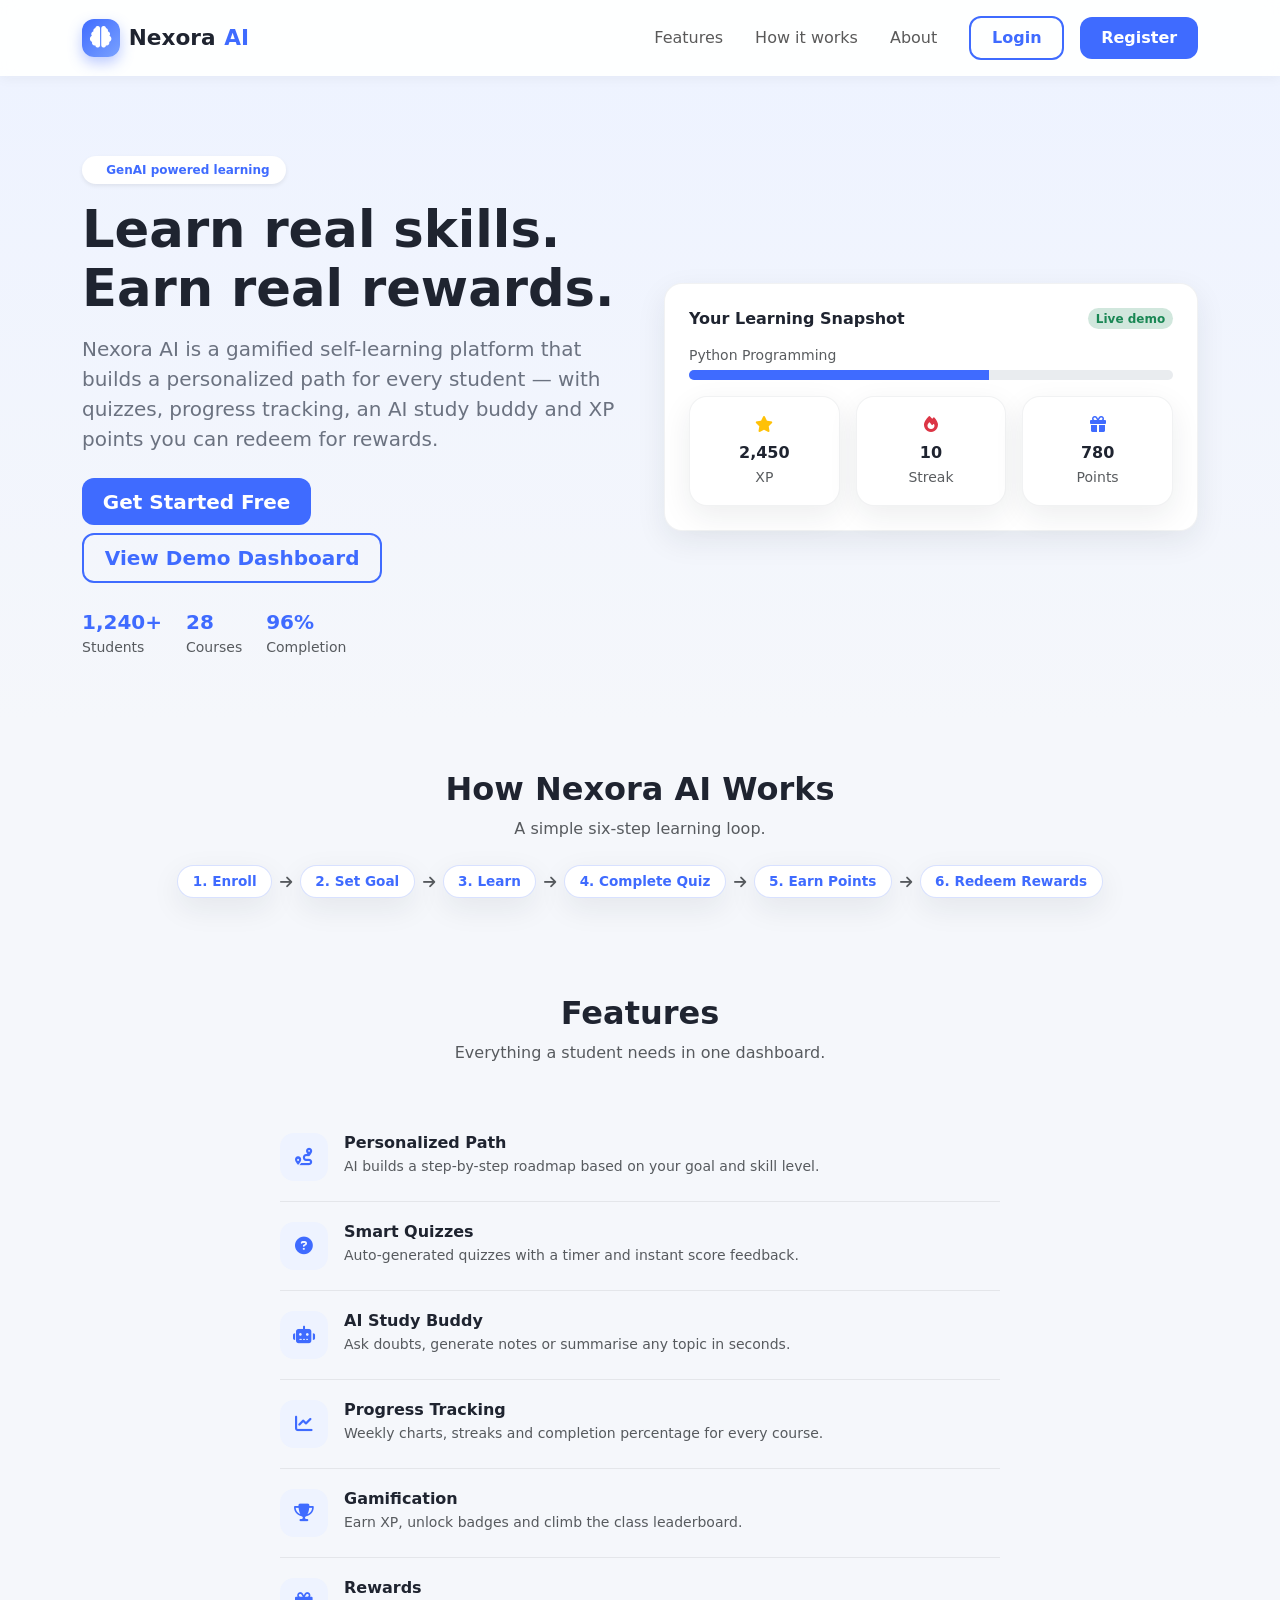
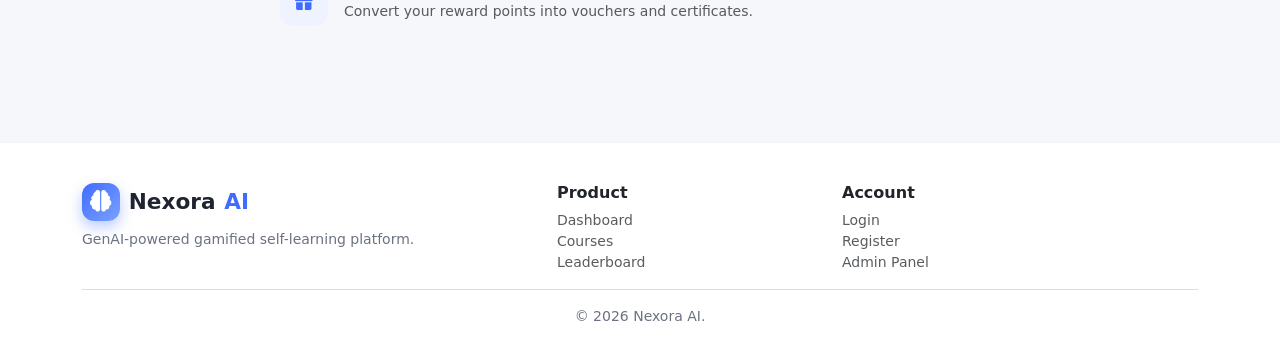
<file: public/nexora/index.html>
<!DOCTYPE html>
<html lang="en">
<head>
  <meta charset="UTF-8" />
  <meta name="viewport" content="width=device-width, initial-scale=1" />
  <title>Nexora AI | GenAI Gamified Self-Learning Platform</title>
  <meta name="description" content="Nexora AI is a GenAI-powered gamified self-learning platform for students: personalized paths, quizzes, AI study buddy, XP and rewards." />
  <link href="https://cdn.jsdelivr.net/npm/bootstrap@5.3.3/dist/css/bootstrap.min.css" rel="stylesheet" />
  <link href="https://cdnjs.cloudflare.com/ajax/libs/font-awesome/6.5.2/css/all.min.css" rel="stylesheet" />
  <link href="style.css" rel="stylesheet" />
</head>
<body>

  <!-- ================= NAVBAR ================= -->
  <nav class="navbar navbar-expand-lg nx-navbar sticky-top py-3">
    <div class="container">
      <a class="nx-logo" href="index.html">
        <span class="nx-logo-mark"><i class="fa-solid fa-brain"></i></span>
        Nexora <span class="text-nexora">AI</span>
      </a>
      <button class="navbar-toggler border-0" type="button" data-bs-toggle="collapse" data-bs-target="#nav">
        <span class="navbar-toggler-icon"></span>
      </button>
      <div class="collapse navbar-collapse justify-content-end" id="nav">
        <ul class="navbar-nav align-items-lg-center gap-lg-3 mt-3 mt-lg-0">
          <li class="nav-item"><a class="nav-link" href="#features">Features</a></li>
          <li class="nav-item"><a class="nav-link" href="#flow">How it works</a></li>
          <li class="nav-item"><a class="nav-link" href="#about">About</a></li>
          <li class="nav-item"><a class="btn btn-nexora-outline ms-lg-2" href="login.html">Login</a></li>
          <li class="nav-item"><a class="btn btn-nexora" href="register.html">Register</a></li>
        </ul>
      </div>
    </div>
  </nav>

  <!-- ================= HERO ================= -->
  <header class="nx-hero">
    <div class="container">
      <div class="row align-items-center g-5">
        <div class="col-lg-6">
          <span class="badge rounded-pill bg-white text-nexora shadow-sm px-3 py-2 mb-3">
            <i class="fa-solid fa-sparkles me-1"></i> GenAI powered learning
          </span>
          <h1>Learn real skills. <br />Earn real rewards.</h1>
          <p class="lead mt-3">
            Nexora AI is a gamified self-learning platform that builds a personalized
            path for every student — with quizzes, progress tracking, an AI study buddy
            and XP points you can redeem for rewards.
          </p>
          <div class="d-flex flex-wrap gap-2 mt-4">
            <a href="register.html" class="btn btn-nexora btn-lg">Get Started Free</a>
            <a href="dashboard.html" class="btn btn-nexora-outline btn-lg">View Demo Dashboard</a>
          </div>
          <div class="d-flex gap-4 mt-4 text-muted small">
            <div><strong class="text-nexora fs-5">1,240+</strong><br />Students</div>
            <div><strong class="text-nexora fs-5">28</strong><br />Courses</div>
            <div><strong class="text-nexora fs-5">96%</strong><br />Completion</div>
          </div>
        </div>
        <div class="col-lg-6">
          <div class="nx-card p-4">
            <div class="d-flex justify-content-between align-items-center mb-3">
              <h6 class="mb-0 fw-bold">Your Learning Snapshot</h6>
              <span class="badge bg-success-subtle text-success rounded-pill">Live demo</span>
            </div>
            <p class="small text-muted mb-1">Python Programming</p>
            <div class="progress rounded-pill mb-3" style="height: 10px">
              <div class="progress-bar" style="width: 62%; background: var(--nx-primary)"></div>
            </div>
            <div class="row g-3 text-center">
              <div class="col-4"><div class="nx-card p-3"><i class="fa-solid fa-star text-warning"></i><div class="fw-bold mt-1">2,450</div><small class="text-muted">XP</small></div></div>
              <div class="col-4"><div class="nx-card p-3"><i class="fa-solid fa-fire text-danger"></i><div class="fw-bold mt-1">10</div><small class="text-muted">Streak</small></div></div>
              <div class="col-4"><div class="nx-card p-3"><i class="fa-solid fa-gift text-nexora"></i><div class="fw-bold mt-1">780</div><small class="text-muted">Points</small></div></div>
            </div>
          </div>
        </div>
      </div>
    </div>
  </header>

  <!-- ================= LEARNING FLOW ================= -->
  <section id="flow" class="py-5">
    <div class="container">
      <h2 class="fw-bold text-center mb-2">How Nexora AI Works</h2>
      <p class="text-center text-muted mb-4">A simple six-step learning loop.</p>
      <div class="nx-flow justify-content-center" id="flowSteps"><!-- filled by script.js --></div>
    </div>
  </section>

  <!-- ================= FEATURES ================= -->
  <section id="features" class="py-5">
    <div class="container">
      <h2 class="fw-bold text-center mb-2">Features</h2>
      <p class="text-center text-muted mb-5">Everything a student needs in one dashboard.</p>
      <div class="nx-feature-list" id="featureGrid"><!-- filled by script.js --></div>
    </div>
  </section>
  <!-- ================= FOOTER ================= -->
  <footer class="nx-footer mt-5">
    <div class="container">
      <div class="row g-4">
        <div class="col-md-5">
          <a class="nx-logo mb-2" href="index.html">
            <span class="nx-logo-mark"><i class="fa-solid fa-brain"></i></span>
            Nexora <span class="text-nexora">AI</span>
          </a>
          <p class="small mb-0">GenAI-powered gamified self-learning platform.</p>
        </div>
        <div class="col-6 col-md-3">
          <h6 class="fw-bold text-dark">Product</h6>
          <a class="d-block small text-decoration-none text-muted" href="dashboard.html">Dashboard</a>
          <a class="d-block small text-decoration-none text-muted" href="courses.html">Courses</a>
          <a class="d-block small text-decoration-none text-muted" href="leaderboard.html">Leaderboard</a>
        </div>
        <div class="col-6 col-md-4">
          <h6 class="fw-bold text-dark">Account</h6>
          <a class="d-block small text-decoration-none text-muted" href="login.html">Login</a>
          <a class="d-block small text-decoration-none text-muted" href="register.html">Register</a>
          <a class="d-block small text-decoration-none text-muted" href="admin.html">Admin Panel</a>
        </div>
      </div>
      <hr />
      <p class="text-center small mb-0">© 2026 Nexora AI.</p>
    </div>
  </footer>

  <script src="https://cdn.jsdelivr.net/npm/bootstrap@5.3.3/dist/js/bootstrap.bundle.min.js"></script>
  <script src="script.js"></script>
</body>
</html>
</file>
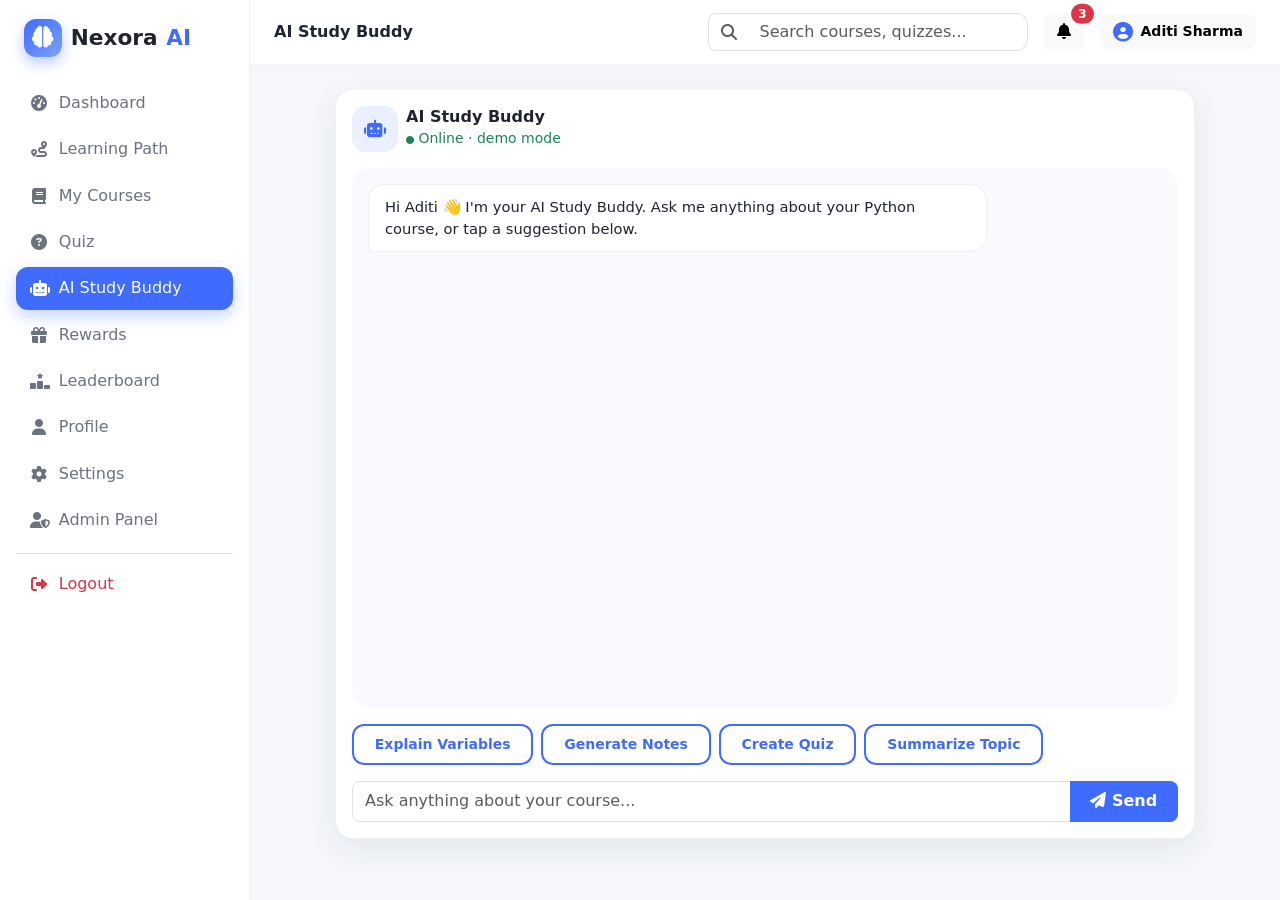
<file: public/nexora/ai-buddy.html>
<!DOCTYPE html>
<html lang="en">
<head>
  <meta charset="UTF-8" />
  <meta name="viewport" content="width=device-width, initial-scale=1" />
  <title>AI Study Buddy | Nexora AI</title>
  <meta name="description" content="Chat with the Nexora AI Study Buddy to explain concepts, generate notes and build quizzes." />
  <link href="https://cdn.jsdelivr.net/npm/bootstrap@5.3.3/dist/css/bootstrap.min.css" rel="stylesheet" />
  <link href="https://cdnjs.cloudflare.com/ajax/libs/font-awesome/6.5.2/css/all.min.css" rel="stylesheet" />
  <link href="style.css" rel="stylesheet" />
  <link href="dashboard.css" rel="stylesheet" />
</head>
<body data-page="buddy" data-title="AI Study Buddy">
  <aside class="nx-sidebar" id="sidebar"></aside>
  <div class="nx-main">
    <header class="nx-topbar" id="topbar"></header>
    <main class="nx-content">
      <div class="mx-auto" style="max-width:860px">
        <div class="nx-card p-3">
          <div class="d-flex align-items-center gap-2 mb-3">
            <div class="nx-stat-icon blue"><i class="fa-solid fa-robot"></i></div>
            <div>
              <h6 class="fw-bold mb-0">AI Study Buddy</h6>
              <small class="text-success"><i class="fa-solid fa-circle" style="font-size:.5rem"></i> Online · demo mode</small>
            </div>
          </div>

          <div class="nx-chat-area" id="chatArea"></div>

          <!-- Suggested prompts -->
          <div class="d-flex flex-wrap gap-2 my-3">
            <button class="btn btn-nexora-outline btn-sm" data-prompt="Explain Variables">Explain Variables</button>
            <button class="btn btn-nexora-outline btn-sm" data-prompt="Generate Notes">Generate Notes</button>
            <button class="btn btn-nexora-outline btn-sm" data-prompt="Create Quiz">Create Quiz</button>
            <button class="btn btn-nexora-outline btn-sm" data-prompt="Summarize Topic">Summarize Topic</button>
          </div>

          <form class="input-group" id="chatForm">
            <input class="form-control rounded-start-3" id="chatInput" placeholder="Ask anything about your course..." />
            <button class="btn btn-nexora rounded-end-3" type="submit"><i class="fa-solid fa-paper-plane"></i> Send</button>
          </form>
        </div>
      </div>
    </main>
  </div>
  <script src="https://cdn.jsdelivr.net/npm/bootstrap@5.3.3/dist/js/bootstrap.bundle.min.js"></script>
  <script src="dashboard.js"></script>
</body>
</html>
</file>
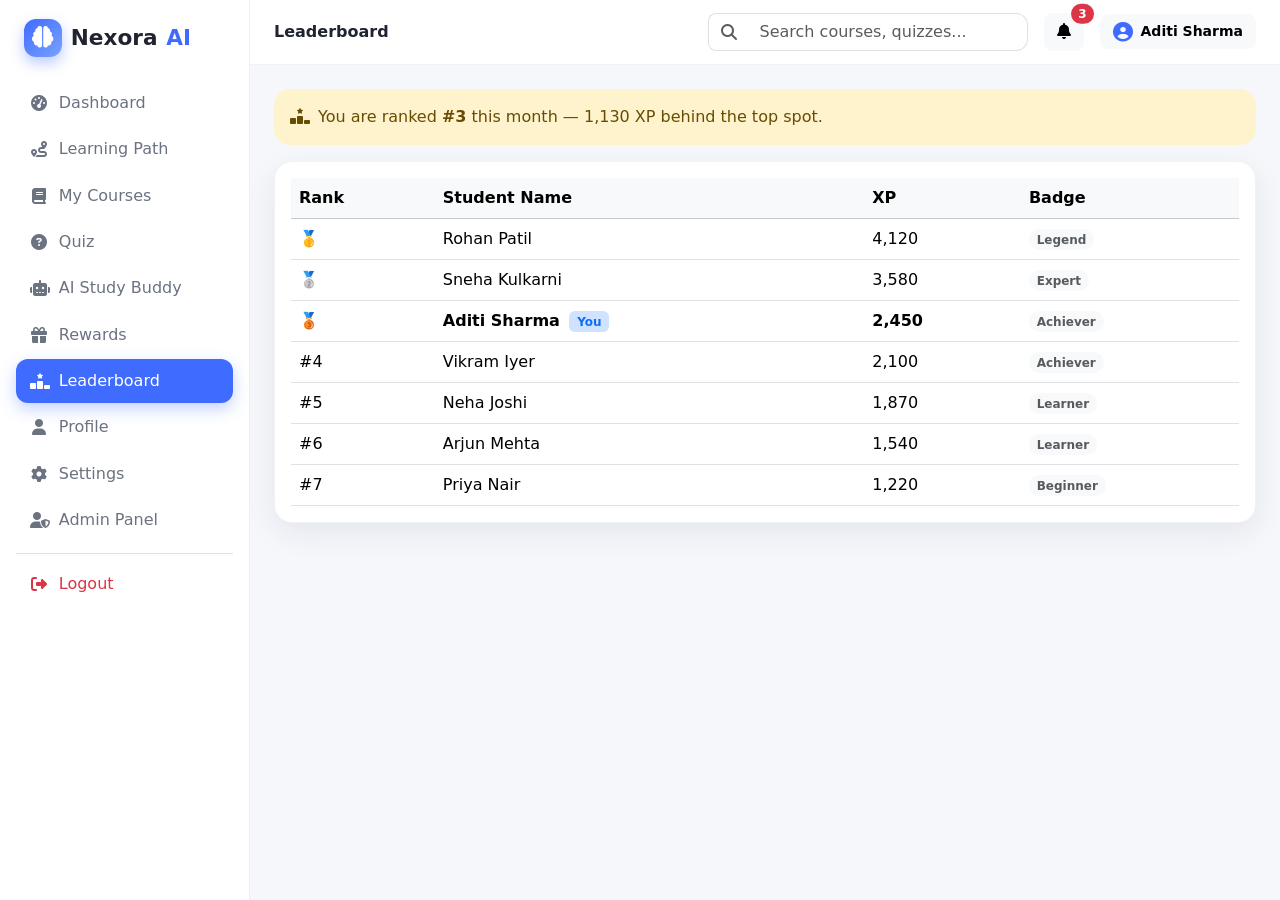
<file: public/nexora/leaderboard.html>
<!DOCTYPE html>
<html lang="en">
<head>
  <meta charset="UTF-8" />
  <meta name="viewport" content="width=device-width, initial-scale=1" />
  <title>Leaderboard | Nexora AI</title>
  <meta name="description" content="See where you rank among your classmates by XP earned on Nexora AI." />
  <link href="https://cdn.jsdelivr.net/npm/bootstrap@5.3.3/dist/css/bootstrap.min.css" rel="stylesheet" />
  <link href="https://cdnjs.cloudflare.com/ajax/libs/font-awesome/6.5.2/css/all.min.css" rel="stylesheet" />
  <link href="style.css" rel="stylesheet" />
  <link href="dashboard.css" rel="stylesheet" />
</head>
<body data-page="leaderboard" data-title="Leaderboard">
  <aside class="nx-sidebar" id="sidebar"></aside>
  <div class="nx-main">
    <header class="nx-topbar" id="topbar"></header>
    <main class="nx-content">
      <div class="alert alert-warning rounded-4 border-0">
        <i class="fa-solid fa-ranking-star me-2"></i>You are ranked <strong>#3</strong> this month — 1,130 XP behind the top spot.
      </div>
      <div class="nx-card p-3">
        <div class="table-responsive">
          <table class="table align-middle mb-0">
            <thead class="table-light"><tr><th>Rank</th><th>Student Name</th><th>XP</th><th>Badge</th></tr></thead>
            <tbody id="lbBody"></tbody>
          </table>
        </div>
      </div>
    </main>
  </div>
  <script src="https://cdn.jsdelivr.net/npm/bootstrap@5.3.3/dist/js/bootstrap.bundle.min.js"></script>
  <script src="dashboard.js"></script>
</body>
</html>
</file>
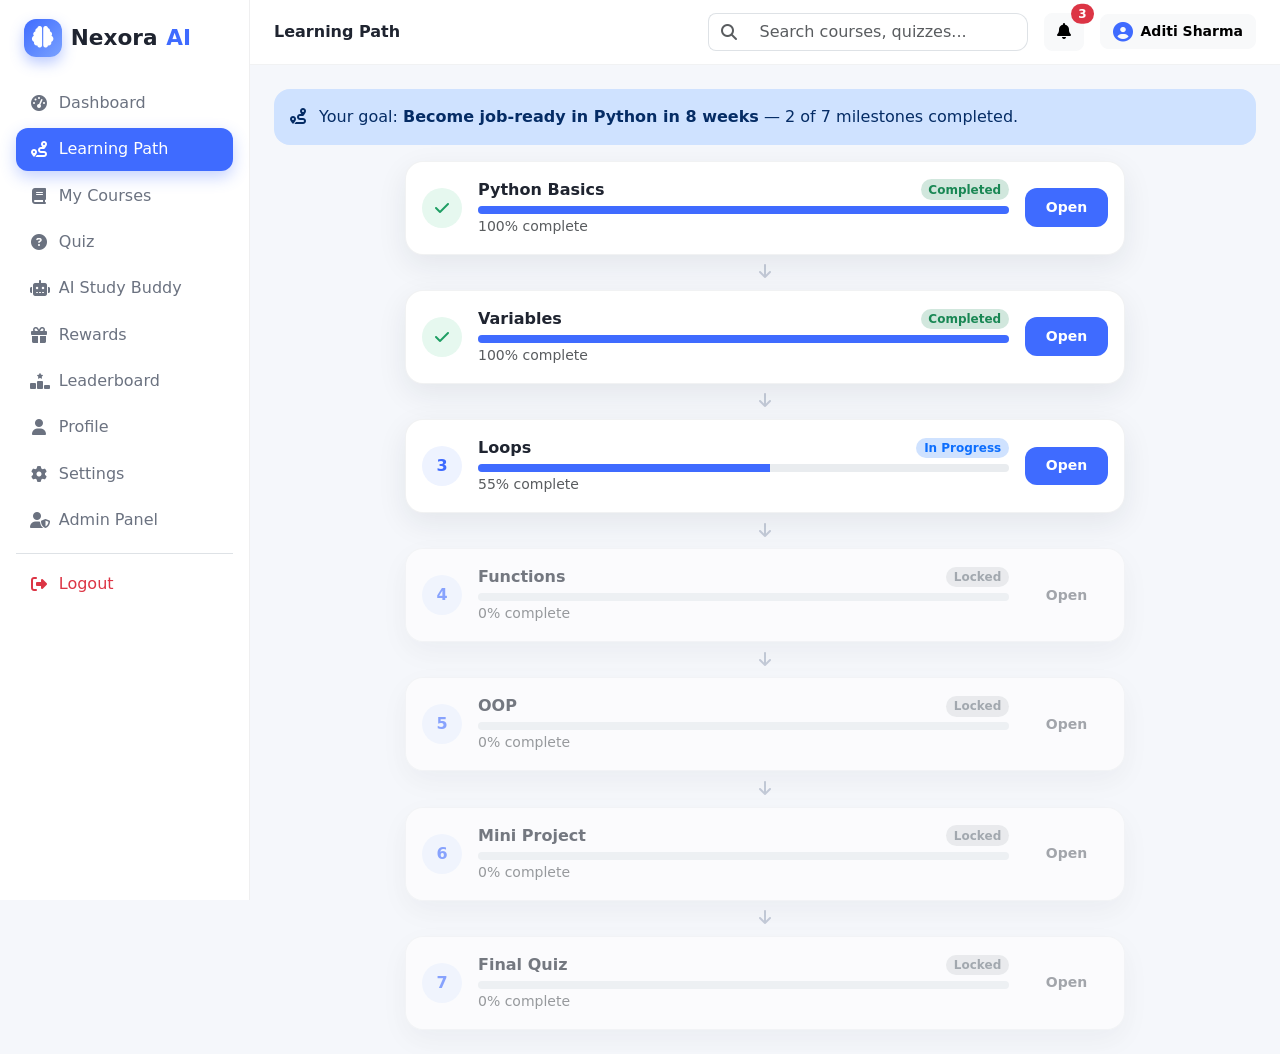
<file: public/nexora/learning-path.html>
<!DOCTYPE html>
<html lang="en">
<head>
  <meta charset="UTF-8" />
  <meta name="viewport" content="width=device-width, initial-scale=1" />
  <title>Learning Path | Nexora AI</title>
  <meta name="description" content="Follow your AI-generated Python roadmap from basics to the final quiz." />
  <link href="https://cdn.jsdelivr.net/npm/bootstrap@5.3.3/dist/css/bootstrap.min.css" rel="stylesheet" />
  <link href="https://cdnjs.cloudflare.com/ajax/libs/font-awesome/6.5.2/css/all.min.css" rel="stylesheet" />
  <link href="style.css" rel="stylesheet" />
  <link href="dashboard.css" rel="stylesheet" />
</head>
<body data-page="path" data-title="Learning Path">
  <aside class="nx-sidebar" id="sidebar"></aside>
  <div class="nx-main">
    <header class="nx-topbar" id="topbar"></header>
    <main class="nx-content">
      <div class="alert alert-primary rounded-4 border-0">
        <i class="fa-solid fa-route me-2"></i>
        Your goal: <strong>Become job-ready in Python in 8 weeks</strong> — 2 of 7 milestones completed.
      </div>
      <div class="mx-auto" style="max-width:720px" id="roadmap"></div>
    </main>
  </div>
  <script src="https://cdn.jsdelivr.net/npm/bootstrap@5.3.3/dist/js/bootstrap.bundle.min.js"></script>
  <script src="dashboard.js"></script>
</body>
</html>
</file>
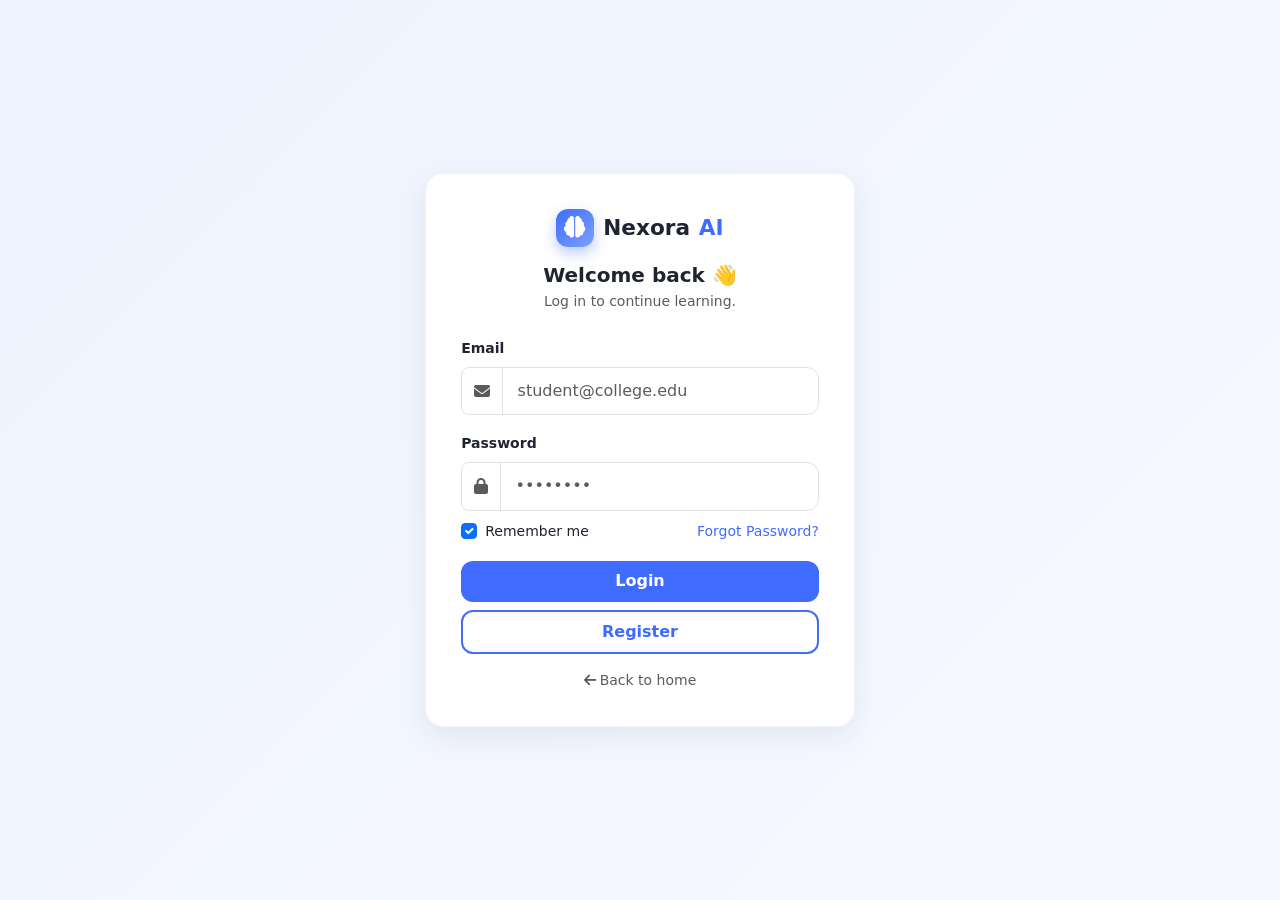
<file: public/nexora/login.html>
<!DOCTYPE html>
<html lang="en">
<head>
  <meta charset="UTF-8" />
  <meta name="viewport" content="width=device-width, initial-scale=1" />
  <title>Login | Nexora AI</title>
  <meta name="description" content="Log in to your Nexora AI student account to continue your personalized learning path." />
  <link href="https://cdn.jsdelivr.net/npm/bootstrap@5.3.3/dist/css/bootstrap.min.css" rel="stylesheet" />
  <link href="https://cdnjs.cloudflare.com/ajax/libs/font-awesome/6.5.2/css/all.min.css" rel="stylesheet" />
  <link href="style.css" rel="stylesheet" />
</head>
<body>
  <div class="nx-auth-wrap">
    <div class="nx-card nx-auth-card">
      <div class="text-center mb-4">
        <a class="nx-logo" href="index.html">
          <span class="nx-logo-mark"><i class="fa-solid fa-brain"></i></span>
          Nexora <span class="text-nexora">AI</span>
        </a>
        <h5 class="fw-bold mt-3 mb-1">Welcome back 👋</h5>
        <p class="text-muted small mb-0">Log in to continue learning.</p>
      </div>

      <div id="authAlert" class="d-none"></div>

      <!-- Login form (demo only, no backend) -->
      <form id="loginForm" novalidate>
        <div class="mb-3">
          <label for="loginEmail" class="form-label small fw-semibold">Email</label>
          <div class="input-group">
            <span class="input-group-text bg-white rounded-start-3"><i class="fa-solid fa-envelope text-muted"></i></span>
            <input type="email" class="form-control" id="loginEmail" placeholder="student@college.edu" />
          </div>
        </div>
        <div class="mb-2">
          <label for="loginPassword" class="form-label small fw-semibold">Password</label>
          <div class="input-group">
            <span class="input-group-text bg-white rounded-start-3"><i class="fa-solid fa-lock text-muted"></i></span>
            <input type="password" class="form-control" id="loginPassword" placeholder="••••••••" />
          </div>
        </div>
        <div class="d-flex justify-content-between align-items-center mb-3">
          <div class="form-check">
            <input class="form-check-input" type="checkbox" id="remember" checked />
            <label class="form-check-label small" for="remember">Remember me</label>
          </div>
          <a href="#" class="small text-nexora text-decoration-none" data-bs-toggle="modal" data-bs-target="#forgotModal">Forgot Password?</a>
        </div>
        <button type="submit" class="btn btn-nexora w-100 mb-2">Login</button>
        <a href="register.html" class="btn btn-nexora-outline w-100">Register</a>
      </form>

      <p class="text-center small text-muted mt-3 mb-0">
        <a href="index.html" class="text-decoration-none text-muted"><i class="fa-solid fa-arrow-left me-1"></i>Back to home</a>
      </p>
    </div>
  </div>

  <!-- Forgot password modal -->
  <div class="modal fade" id="forgotModal" tabindex="-1">
    <div class="modal-dialog modal-dialog-centered">
      <div class="modal-content rounded-4">
        <div class="modal-header border-0">
          <h6 class="modal-title fw-bold">Reset your password</h6>
          <button class="btn-close" data-bs-dismiss="modal"></button>
        </div>
        <div class="modal-body pt-0">
          <p class="small text-muted">Enter your registered email and we'll send a reset link.</p>
          <input type="email" class="form-control rounded-3" placeholder="student@college.edu" />
        </div>
        <div class="modal-footer border-0">
          <button class="btn btn-nexora-outline" data-bs-dismiss="modal">Cancel</button>
          <button class="btn btn-nexora" data-bs-dismiss="modal">Send Link</button>
        </div>
      </div>
    </div>
  </div>

  <script src="https://cdn.jsdelivr.net/npm/bootstrap@5.3.3/dist/js/bootstrap.bundle.min.js"></script>
  <script src="script.js"></script>
</body>
</html>
</file>
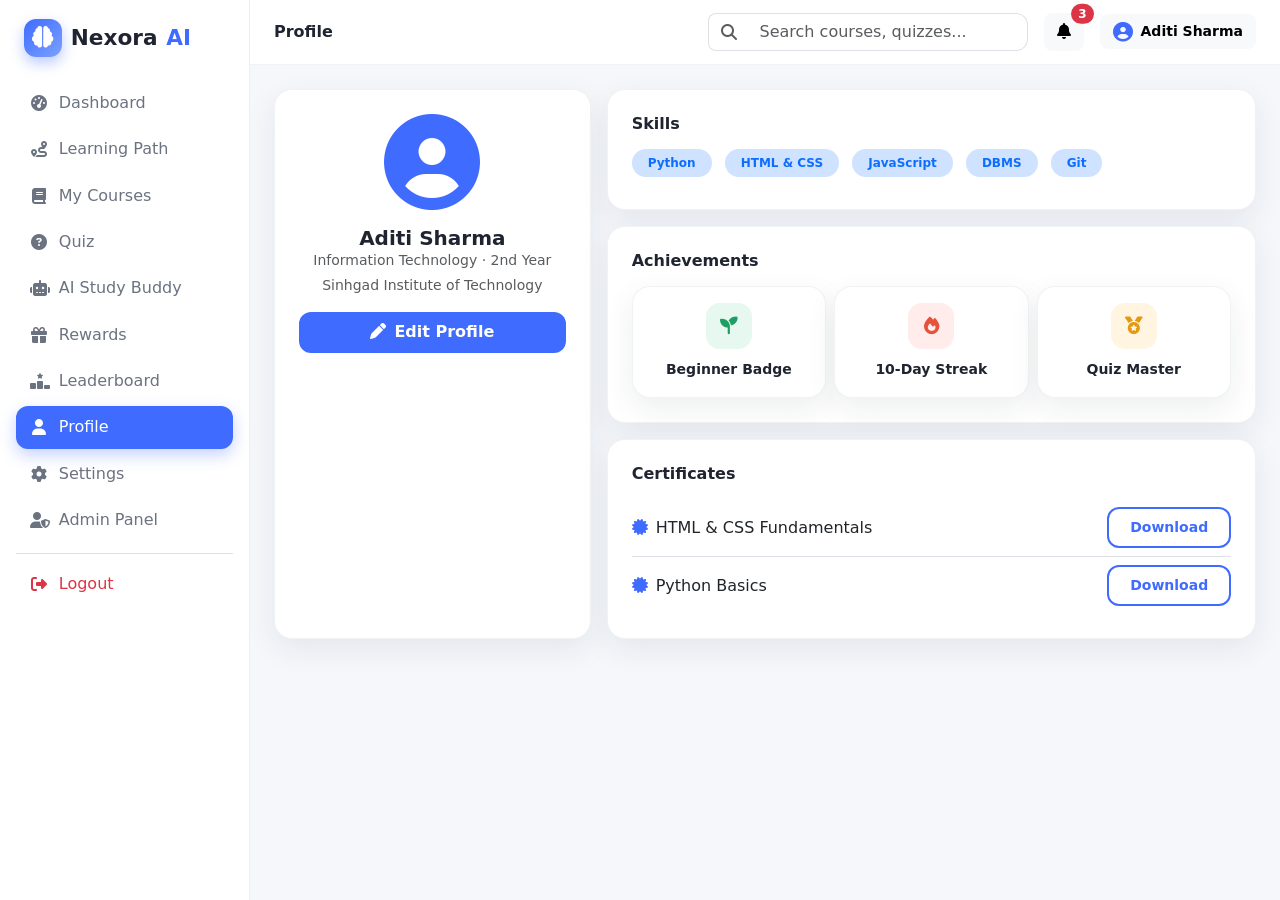
<file: public/nexora/profile.html>
<!DOCTYPE html>
<html lang="en">
<head>
  <meta charset="UTF-8" />
  <meta name="viewport" content="width=device-width, initial-scale=1" />
  <title>Profile | Nexora AI</title>
  <meta name="description" content="Your Nexora AI student profile: skills, achievements and certificates." />
  <link href="https://cdn.jsdelivr.net/npm/bootstrap@5.3.3/dist/css/bootstrap.min.css" rel="stylesheet" />
  <link href="https://cdnjs.cloudflare.com/ajax/libs/font-awesome/6.5.2/css/all.min.css" rel="stylesheet" />
  <link href="style.css" rel="stylesheet" />
  <link href="dashboard.css" rel="stylesheet" />
</head>
<body data-page="profile" data-title="Profile">
  <aside class="nx-sidebar" id="sidebar"></aside>
  <div class="nx-main">
    <header class="nx-topbar" id="topbar"></header>
    <main class="nx-content">
      <div class="row g-3">
        <!-- Profile card -->
        <div class="col-lg-4">
          <div class="nx-card p-4 text-center h-100">
            <i class="fa-solid fa-circle-user text-nexora" style="font-size:6rem"></i>
            <h5 class="fw-bold mt-3 mb-0">Aditi Sharma</h5>
            <p class="text-muted small mb-1">Information Technology · 2nd Year</p>
            <p class="text-muted small">Sinhgad Institute of Technology</p>
            <button class="btn btn-nexora w-100" data-bs-toggle="modal" data-bs-target="#editModal">
              <i class="fa-solid fa-pen me-2"></i>Edit Profile
            </button>
          </div>
        </div>

        <div class="col-lg-8">
          <!-- Skills -->
          <div class="nx-card p-4 mb-3">
            <h6 class="fw-bold mb-3">Skills</h6>
            <span class="badge rounded-pill bg-primary-subtle text-primary me-2 mb-2 px-3 py-2">Python</span>
            <span class="badge rounded-pill bg-primary-subtle text-primary me-2 mb-2 px-3 py-2">HTML &amp; CSS</span>
            <span class="badge rounded-pill bg-primary-subtle text-primary me-2 mb-2 px-3 py-2">JavaScript</span>
            <span class="badge rounded-pill bg-primary-subtle text-primary me-2 mb-2 px-3 py-2">DBMS</span>
            <span class="badge rounded-pill bg-primary-subtle text-primary me-2 mb-2 px-3 py-2">Git</span>
          </div>

          <!-- Achievements -->
          <div class="nx-card p-4 mb-3">
            <h6 class="fw-bold mb-3">Achievements</h6>
            <div class="row g-2">
              <div class="col-md-4"><div class="nx-card p-3 text-center"><div class="nx-stat-icon green mx-auto mb-2"><i class="fa-solid fa-seedling"></i></div><small class="fw-semibold">Beginner Badge</small></div></div>
              <div class="col-md-4"><div class="nx-card p-3 text-center"><div class="nx-stat-icon red mx-auto mb-2"><i class="fa-solid fa-fire"></i></div><small class="fw-semibold">10-Day Streak</small></div></div>
              <div class="col-md-4"><div class="nx-card p-3 text-center"><div class="nx-stat-icon yellow mx-auto mb-2"><i class="fa-solid fa-medal"></i></div><small class="fw-semibold">Quiz Master</small></div></div>
            </div>
          </div>

          <!-- Certificates -->
          <div class="nx-card p-4">
            <h6 class="fw-bold mb-3">Certificates</h6>
            <ul class="list-group list-group-flush">
              <li class="list-group-item d-flex justify-content-between align-items-center px-0">
                <span><i class="fa-solid fa-certificate text-nexora me-2"></i>HTML &amp; CSS Fundamentals</span>
                <a href="#" class="btn btn-nexora-outline btn-sm">Download</a>
              </li>
              <li class="list-group-item d-flex justify-content-between align-items-center px-0">
                <span><i class="fa-solid fa-certificate text-nexora me-2"></i>Python Basics</span>
                <a href="#" class="btn btn-nexora-outline btn-sm">Download</a>
              </li>
            </ul>
          </div>
        </div>
      </div>
    </main>
  </div>

  <!-- Edit profile modal -->
  <div class="modal fade" id="editModal" tabindex="-1">
    <div class="modal-dialog modal-dialog-centered">
      <div class="modal-content rounded-4">
        <div class="modal-header border-0"><h6 class="fw-bold mb-0">Edit Profile</h6><button class="btn-close" data-bs-dismiss="modal"></button></div>
        <div class="modal-body pt-0">
          <label class="form-label small fw-semibold">Name</label>
          <input class="form-control rounded-3 mb-3" value="Aditi Sharma" />
          <label class="form-label small fw-semibold">Department</label>
          <input class="form-control rounded-3 mb-3" value="Information Technology" />
          <label class="form-label small fw-semibold">College</label>
          <input class="form-control rounded-3" value="Sinhgad Institute of Technology" />
        </div>
        <div class="modal-footer border-0">
          <button class="btn btn-nexora-outline" data-bs-dismiss="modal">Cancel</button>
          <button class="btn btn-nexora" data-bs-dismiss="modal">Save Changes</button>
        </div>
      </div>
    </div>
  </div>

  <script src="https://cdn.jsdelivr.net/npm/bootstrap@5.3.3/dist/js/bootstrap.bundle.min.js"></script>
  <script src="dashboard.js"></script>
</body>
</html>
</file>
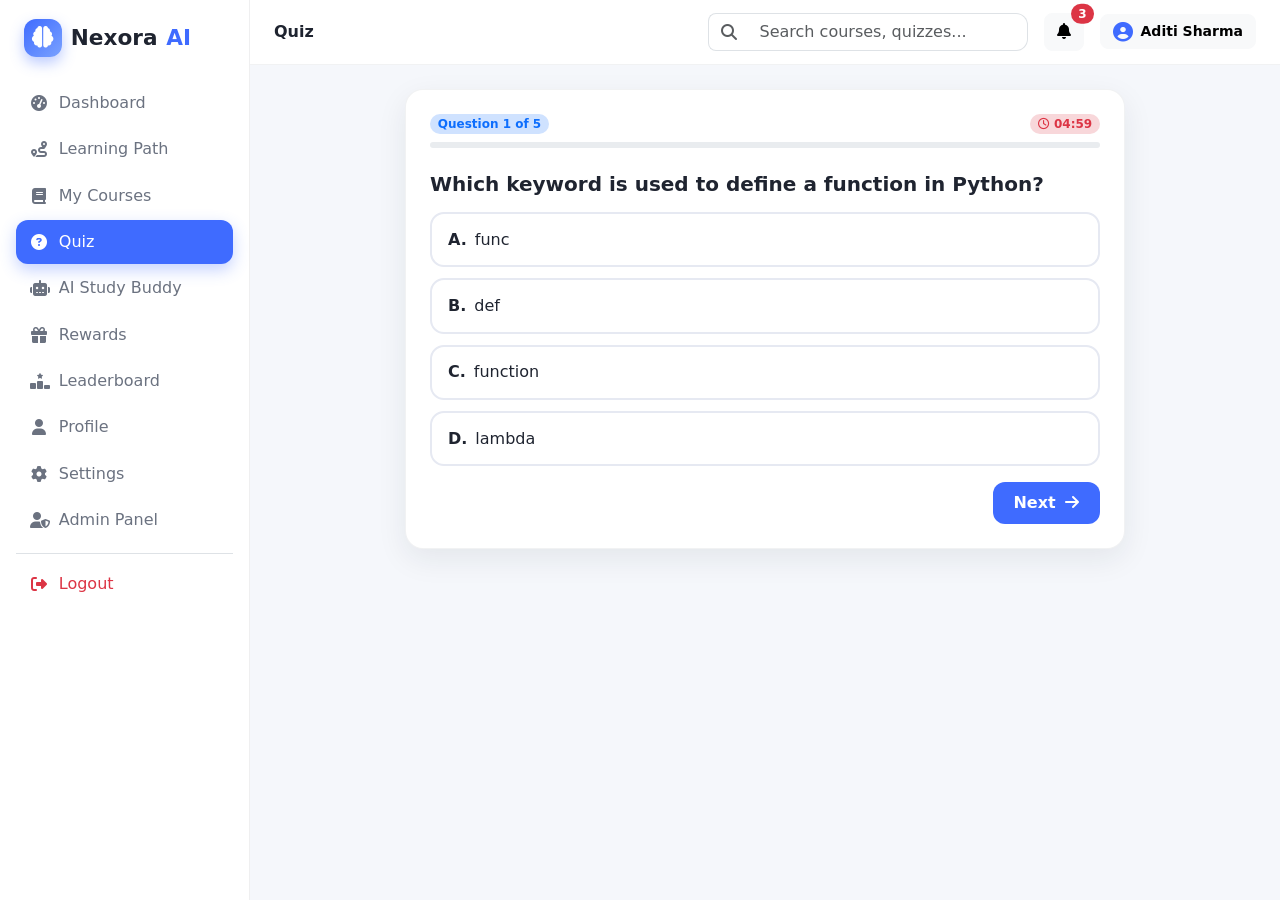
<file: public/nexora/quiz.html>
<!DOCTYPE html>
<html lang="en">
<head>
  <meta charset="UTF-8" />
  <meta name="viewport" content="width=device-width, initial-scale=1" />
  <title>Quiz | Nexora AI</title>
  <meta name="description" content="Attempt the Python Basics quiz with a live timer and instant score." />
  <link href="https://cdn.jsdelivr.net/npm/bootstrap@5.3.3/dist/css/bootstrap.min.css" rel="stylesheet" />
  <link href="https://cdnjs.cloudflare.com/ajax/libs/font-awesome/6.5.2/css/all.min.css" rel="stylesheet" />
  <link href="style.css" rel="stylesheet" />
  <link href="dashboard.css" rel="stylesheet" />
</head>
<body data-page="quiz" data-title="Quiz">
  <aside class="nx-sidebar" id="sidebar"></aside>
  <div class="nx-main">
    <header class="nx-topbar" id="topbar"></header>
    <main class="nx-content">
      <div class="mx-auto" style="max-width:720px">
        <div class="nx-card p-4" id="quizCard">
          <div class="d-flex justify-content-between align-items-center mb-2">
            <span class="badge bg-primary-subtle text-primary rounded-pill" id="qCounter">Question 1 of 5</span>
            <span class="badge bg-danger-subtle text-danger rounded-pill">
              <i class="fa-regular fa-clock me-1"></i><span id="timer">05:00</span>
            </span>
          </div>
          <div class="progress rounded-pill mb-4" style="height:6px">
            <div class="progress-bar" id="qProgress" style="width:0%;background:var(--nx-primary)"></div>
          </div>

          <div id="quizBox"></div>

          <div class="d-flex justify-content-end gap-2 mt-3">
            <button class="btn btn-nexora" id="nextBtn">Next <i class="fa-solid fa-arrow-right ms-1"></i></button>
            <button class="btn btn-nexora d-none" id="submitBtn">Submit Quiz</button>
          </div>
        </div>

        <!-- Score shown after submitting -->
        <div class="nx-card d-none" id="resultCard"></div>
      </div>
    </main>
  </div>
  <script src="https://cdn.jsdelivr.net/npm/bootstrap@5.3.3/dist/js/bootstrap.bundle.min.js"></script>
  <script src="dashboard.js"></script>
</body>
</html>
</file>
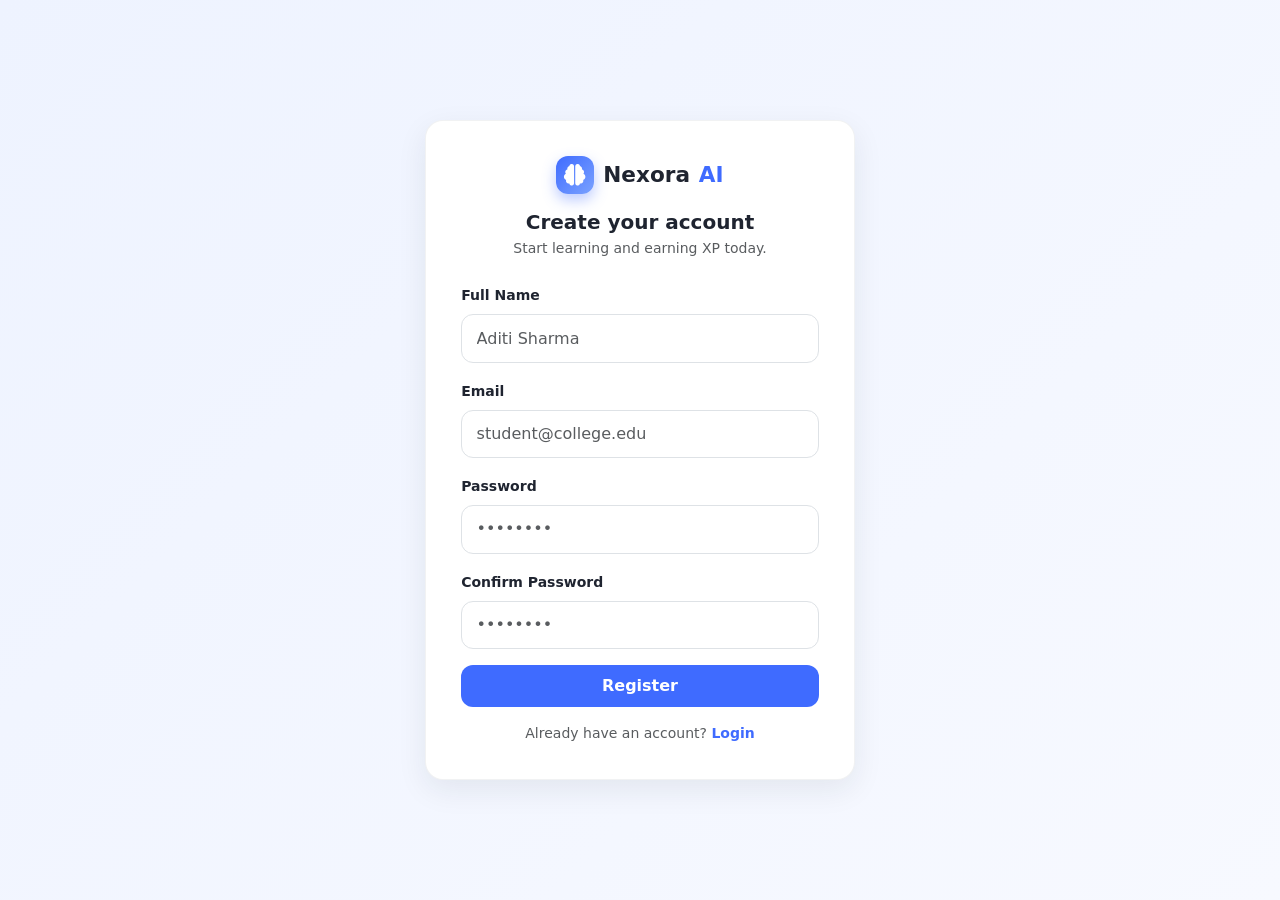
<file: public/nexora/register.html>
<!DOCTYPE html>
<html lang="en">
<head>
  <meta charset="UTF-8" />
  <meta name="viewport" content="width=device-width, initial-scale=1" />
  <title>Register | Nexora AI</title>
  <meta name="description" content="Create your free Nexora AI student account and start earning XP for what you learn." />
  <link href="https://cdn.jsdelivr.net/npm/bootstrap@5.3.3/dist/css/bootstrap.min.css" rel="stylesheet" />
  <link href="https://cdnjs.cloudflare.com/ajax/libs/font-awesome/6.5.2/css/all.min.css" rel="stylesheet" />
  <link href="style.css" rel="stylesheet" />
</head>
<body>
  <div class="nx-auth-wrap">
    <div class="nx-card nx-auth-card">
      <div class="text-center mb-4">
        <a class="nx-logo" href="index.html">
          <span class="nx-logo-mark"><i class="fa-solid fa-brain"></i></span>
          Nexora <span class="text-nexora">AI</span>
        </a>
        <h5 class="fw-bold mt-3 mb-1">Create your account</h5>
        <p class="text-muted small mb-0">Start learning and earning XP today.</p>
      </div>

      <div id="authAlert" class="d-none"></div>

      <form id="registerForm" novalidate>
        <div class="mb-3">
          <label for="regName" class="form-label small fw-semibold">Full Name</label>
          <input type="text" class="form-control" id="regName" placeholder="Aditi Sharma" required />
        </div>
        <div class="mb-3">
          <label for="regEmail" class="form-label small fw-semibold">Email</label>
          <input type="email" class="form-control" id="regEmail" placeholder="student@college.edu" required />
        </div>
        <div class="mb-3">
          <label for="regPassword" class="form-label small fw-semibold">Password</label>
          <input type="password" class="form-control" id="regPassword" placeholder="••••••••" required />
        </div>
        <div class="mb-3">
          <label for="regConfirm" class="form-label small fw-semibold">Confirm Password</label>
          <input type="password" class="form-control" id="regConfirm" placeholder="••••••••" required />
        </div>
        <button type="submit" class="btn btn-nexora w-100">Register</button>
      </form>

      <p class="text-center small text-muted mt-3 mb-0">
        Already have an account? <a href="login.html" class="text-nexora text-decoration-none fw-semibold">Login</a>
      </p>
    </div>
  </div>

  <script src="https://cdn.jsdelivr.net/npm/bootstrap@5.3.3/dist/js/bootstrap.bundle.min.js"></script>
  <script src="script.js"></script>
</body>
</html>
</file>
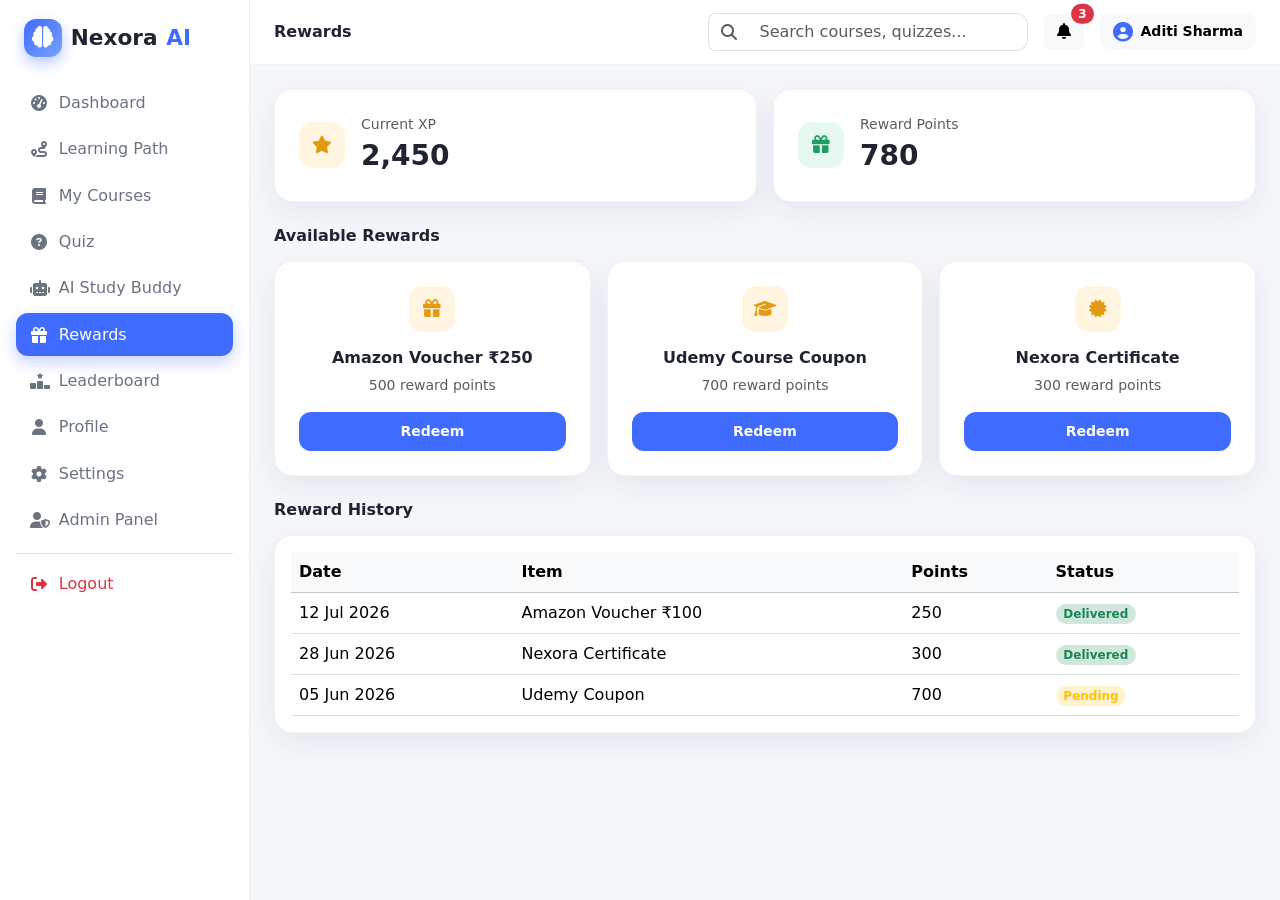
<file: public/nexora/rewards.html>
<!DOCTYPE html>
<html lang="en">
<head>
  <meta charset="UTF-8" />
  <meta name="viewport" content="width=device-width, initial-scale=1" />
  <title>Rewards | Nexora AI</title>
  <meta name="description" content="Redeem your Nexora AI reward points for vouchers, coupons and certificates." />
  <link href="https://cdn.jsdelivr.net/npm/bootstrap@5.3.3/dist/css/bootstrap.min.css" rel="stylesheet" />
  <link href="https://cdnjs.cloudflare.com/ajax/libs/font-awesome/6.5.2/css/all.min.css" rel="stylesheet" />
  <link href="style.css" rel="stylesheet" />
  <link href="dashboard.css" rel="stylesheet" />
</head>
<body data-page="rewards" data-title="Rewards">
  <aside class="nx-sidebar" id="sidebar"></aside>
  <div class="nx-main">
    <header class="nx-topbar" id="topbar"></header>
    <main class="nx-content">
      <div class="row g-3 mb-4">
        <div class="col-md-6">
          <div class="nx-card p-4 d-flex align-items-center gap-3">
            <div class="nx-stat-icon yellow"><i class="fa-solid fa-star"></i></div>
            <div><div class="text-muted small">Current XP</div><div class="fs-3 fw-bold">2,450</div></div>
          </div>
        </div>
        <div class="col-md-6">
          <div class="nx-card p-4 d-flex align-items-center gap-3">
            <div class="nx-stat-icon green"><i class="fa-solid fa-gift"></i></div>
            <div><div class="text-muted small">Reward Points</div><div class="fs-3 fw-bold">780</div></div>
          </div>
        </div>
      </div>

      <h6 class="fw-bold mb-3">Available Rewards</h6>
      <div class="row g-3 mb-4" id="rewardGrid"></div>

      <h6 class="fw-bold mb-3">Reward History</h6>
      <div class="nx-card p-3">
        <div class="table-responsive">
          <table class="table align-middle mb-0">
            <thead class="table-light"><tr><th>Date</th><th>Item</th><th>Points</th><th>Status</th></tr></thead>
            <tbody id="historyBody"></tbody>
          </table>
        </div>
      </div>
    </main>
  </div>

  <!-- Redeem confirmation modal -->
  <div class="modal fade" id="redeemModal" tabindex="-1">
    <div class="modal-dialog modal-dialog-centered">
      <div class="modal-content rounded-4 text-center p-3">
        <div class="modal-body">
          <div class="nx-stat-icon green mx-auto mb-3"><i class="fa-solid fa-check"></i></div>
          <h6 class="fw-bold">Redeem request placed!</h6>
          <p class="small text-muted mb-0">Your reward will be delivered to your registered email within 24 hours.</p>
        </div>
        <div class="modal-footer border-0 justify-content-center">
          <button class="btn btn-nexora" data-bs-dismiss="modal">Done</button>
        </div>
      </div>
    </div>
  </div>

  <script src="https://cdn.jsdelivr.net/npm/bootstrap@5.3.3/dist/js/bootstrap.bundle.min.js"></script>
  <script src="dashboard.js"></script>
</body>
</html>
</file>
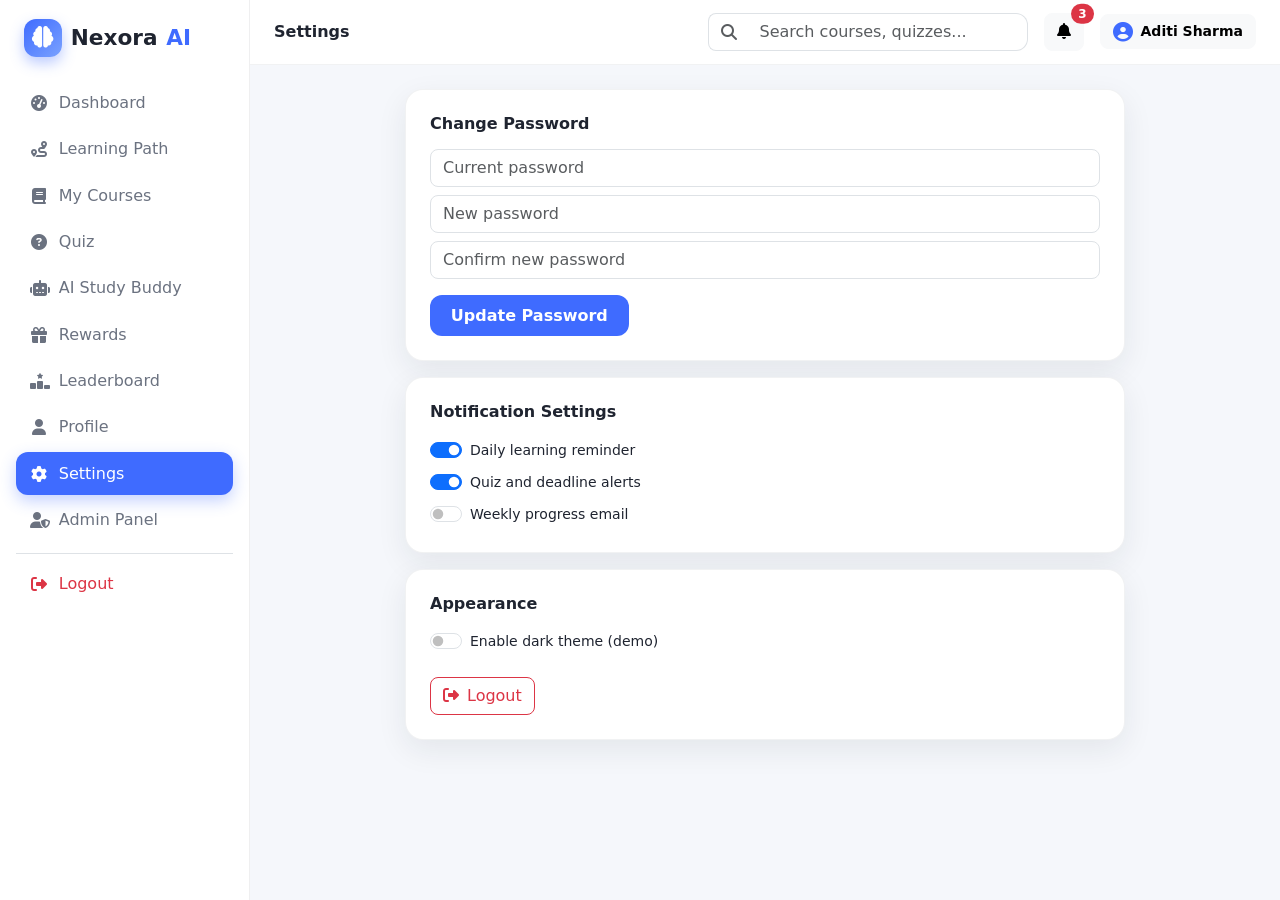
<file: public/nexora/settings.html>
<!DOCTYPE html>
<html lang="en">
<head>
  <meta charset="UTF-8" />
  <meta name="viewport" content="width=device-width, initial-scale=1" />
  <title>Settings | Nexora AI</title>
  <meta name="description" content="Manage your Nexora AI password, notifications and theme preferences." />
  <link href="https://cdn.jsdelivr.net/npm/bootstrap@5.3.3/dist/css/bootstrap.min.css" rel="stylesheet" />
  <link href="https://cdnjs.cloudflare.com/ajax/libs/font-awesome/6.5.2/css/all.min.css" rel="stylesheet" />
  <link href="style.css" rel="stylesheet" />
  <link href="dashboard.css" rel="stylesheet" />
</head>
<body data-page="settings" data-title="Settings">
  <aside class="nx-sidebar" id="sidebar"></aside>
  <div class="nx-main">
    <header class="nx-topbar" id="topbar"></header>
    <main class="nx-content">
      <div class="mx-auto" style="max-width:720px">

        <!-- Change password -->
        <div class="nx-card p-4 mb-3">
          <h6 class="fw-bold mb-3">Change Password</h6>
          <input type="password" class="form-control rounded-3 mb-2" placeholder="Current password" />
          <input type="password" class="form-control rounded-3 mb-2" placeholder="New password" />
          <input type="password" class="form-control rounded-3 mb-3" placeholder="Confirm new password" />
          <button class="btn btn-nexora">Update Password</button>
        </div>

        <!-- Notifications -->
        <div class="nx-card p-4 mb-3">
          <h6 class="fw-bold mb-3">Notification Settings</h6>
          <div class="form-check form-switch mb-2"><input class="form-check-input" type="checkbox" id="n1" checked /><label class="form-check-label small" for="n1">Daily learning reminder</label></div>
          <div class="form-check form-switch mb-2"><input class="form-check-input" type="checkbox" id="n2" checked /><label class="form-check-label small" for="n2">Quiz and deadline alerts</label></div>
          <div class="form-check form-switch"><input class="form-check-input" type="checkbox" id="n3" /><label class="form-check-label small" for="n3">Weekly progress email</label></div>
        </div>

        <!-- Theme + logout -->
        <div class="nx-card p-4">
          <h6 class="fw-bold mb-3">Appearance</h6>
          <div class="form-check form-switch mb-4">
            <input class="form-check-input" type="checkbox" id="themeToggle" />
            <label class="form-check-label small" for="themeToggle">Enable dark theme (demo)</label>
          </div>
          <a href="login.html" class="btn btn-outline-danger rounded-3">
            <i class="fa-solid fa-right-from-bracket me-2"></i>Logout
          </a>
        </div>
      </div>
    </main>
  </div>
  <script src="https://cdn.jsdelivr.net/npm/bootstrap@5.3.3/dist/js/bootstrap.bundle.min.js"></script>
  <script src="dashboard.js"></script>
</body>
</html>
</file>
<file: public/nexora/style.css>
/* ==========================================================
   Nexora AI - Global stylesheet (landing, login, register)
   Light theme • rounded cards • soft shadows
   ========================================================== */

:root {
  --nx-primary: #3f6bff;
  --nx-primary-dark: #2c50cc;
  --nx-accent: #ff8a3d;
  --nx-bg: #f5f7fb;
  --nx-card: #ffffff;
  --nx-text: #1f2430;
  --nx-muted: #6b7280;
  --nx-radius: 18px;
  --nx-shadow: 0 10px 30px rgba(31, 36, 48, 0.08);
}

body {
  background-color: var(--nx-bg);
  color: var(--nx-text);
  font-family: "Segoe UI", system-ui, -apple-system, sans-serif;
}

/* ---------- Reusable helpers ---------- */
.nx-card {
  background: var(--nx-card);
  border: 1px solid rgba(31, 36, 48, 0.06);
  border-radius: var(--nx-radius);
  box-shadow: var(--nx-shadow);
}

.btn-nexora {
  background: var(--nx-primary);
  color: #fff;
  border-radius: 12px;
  padding: 0.55rem 1.3rem;
  font-weight: 600;
  border: none;
  transition: background 0.2s ease, transform 0.2s ease;
}
.btn-nexora:hover {
  background: var(--nx-primary-dark);
  color: #fff;
  transform: translateY(-1px);
}

.btn-nexora-outline {
  border: 2px solid var(--nx-primary);
  color: var(--nx-primary);
  border-radius: 12px;
  padding: 0.5rem 1.3rem;
  font-weight: 600;
  background: transparent;
}
.btn-nexora-outline:hover {
  background: var(--nx-primary);
  color: #fff;
}

.text-nexora { color: var(--nx-primary); }

/* ---------- Brand / logo ---------- */
.nx-logo {
  display: inline-flex;
  align-items: center;
  gap: 0.55rem;
  font-weight: 700;
  font-size: 1.35rem;
  color: var(--nx-text);
  text-decoration: none;
}
.nx-logo-mark {
  width: 38px;
  height: 38px;
  border-radius: 12px;
  display: grid;
  place-items: center;
  color: #fff;
  background: linear-gradient(135deg, var(--nx-primary), #7aa2ff);
  box-shadow: 0 6px 14px rgba(63, 107, 255, 0.35);
}

/* ---------- Navbar ---------- */
.nx-navbar {
  background: rgba(255, 255, 255, 0.9);
  backdrop-filter: blur(8px);
  box-shadow: 0 2px 12px rgba(31, 36, 48, 0.05);
}

/* ---------- Hero ---------- */
.nx-hero {
  padding: 5rem 0 4rem;
  background: linear-gradient(180deg, #eef3ff 0%, var(--nx-bg) 100%);
}
.nx-hero h1 {
  font-weight: 800;
  font-size: clamp(2rem, 4vw, 3.2rem);
  line-height: 1.15;
}
.nx-hero p.lead { color: var(--nx-muted); }

/* Flow chips: Enroll -> Set Goal -> ... */
.nx-flow {
  display: flex;
  flex-wrap: wrap;
  gap: 0.5rem;
  align-items: center;
}
.nx-chip {
  background: #fff;
  border: 1px solid rgba(63, 107, 255, 0.2);
  border-radius: 999px;
  padding: 0.35rem 0.9rem;
  font-size: 0.85rem;
  font-weight: 600;
  color: var(--nx-primary);
  box-shadow: var(--nx-shadow);
}

/* ---------- Feature list (vertical, no boxes) ---------- */
.nx-feature-list {
  max-width: 720px;
  margin: 0 auto;
}
.nx-feature-item {
  display: flex;
  align-items: flex-start;
  gap: 1rem;
  padding: 1.25rem 0;
  border-bottom: 1px solid rgba(31, 36, 48, 0.08);
}
.nx-feature-item:last-child { border-bottom: none; }
.nx-feature-icon {
  flex-shrink: 0;
  width: 48px;
  height: 48px;
  border-radius: 14px;
  display: grid;
  place-items: center;
  font-size: 1.1rem;
  background: #eef3ff;
  color: var(--nx-primary);
}
.nx-feature-item:hover .nx-feature-icon {
  background: var(--nx-primary);
  color: #fff;
  transition: background 0.2s ease, color 0.2s ease;
}

/* ---------- Auth pages ---------- */
.nx-auth-wrap {
  min-height: 100vh;
  display: grid;
  place-items: center;
  padding: 2rem 1rem;
  background: linear-gradient(135deg, #eef3ff, #f7f9ff);
}
.nx-auth-card {
  width: 100%;
  max-width: 430px;
  padding: 2.2rem;
}
.nx-auth-card .form-control {
  border-radius: 12px;
  padding: 0.7rem 0.9rem;
}

/* ---------- Footer ---------- */
.nx-footer {
  background: #fff;
  border-top: 1px solid rgba(31, 36, 48, 0.06);
  padding: 2.5rem 0 1.5rem;
  color: var(--nx-muted);
}
</file>
<file: public/nexora/dashboard.css>
/* ==========================================================
   Nexora AI - dashboard.css
   Shared layout for every logged-in page (sidebar + navbar).
   ========================================================== */

:root {
  --nx-sidebar-w: 250px;
}

/* ---------- Sidebar ---------- */
.nx-sidebar {
  position: fixed;
  top: 0;
  left: 0;
  width: var(--nx-sidebar-w);
  height: 100vh;
  background: #fff;
  border-right: 1px solid rgba(31, 36, 48, 0.07);
  padding: 1.2rem 1rem;
  overflow-y: auto;
  z-index: 1045;
  transition: transform 0.25s ease;
}
.nx-sidebar .nav-link {
  display: flex;
  align-items: center;
  gap: 0.7rem;
  border-radius: 12px;
  padding: 0.6rem 0.85rem;
  color: var(--nx-muted);
  font-weight: 500;
  margin-bottom: 0.2rem;
}
.nx-sidebar .nav-link i { width: 18px; text-align: center; }
.nx-sidebar .nav-link:hover { background: #f1f4fb; color: var(--nx-primary); }
.nx-sidebar .nav-link.active {
  background: var(--nx-primary);
  color: #fff;
  box-shadow: 0 6px 16px rgba(63, 107, 255, 0.3);
}

/* ---------- Main area ---------- */
.nx-main {
  margin-left: var(--nx-sidebar-w);
  min-height: 100vh;
}
.nx-topbar {
  background: rgba(255, 255, 255, 0.92);
  backdrop-filter: blur(8px);
  border-bottom: 1px solid rgba(31, 36, 48, 0.06);
  padding: 0.8rem 1.5rem;
  position: sticky;
  top: 0;
  z-index: 1030;
}
.nx-topbar .form-control { border-radius: 12px; }
.nx-content { padding: 1.5rem; }

/* ---------- Welcome banner ---------- */
.nx-welcome {
  background: linear-gradient(120deg, var(--nx-primary), #7aa2ff);
  color: #fff;
  border-radius: var(--nx-radius);
  padding: 1.75rem;
  box-shadow: 0 12px 28px rgba(63, 107, 255, 0.28);
}
.nx-welcome .progress { background: rgba(255, 255, 255, 0.3); }
.nx-welcome .progress-bar { background: #fff; }

/* ---------- Stat cards ---------- */
.nx-stat-icon {
  width: 46px;
  height: 46px;
  border-radius: 14px;
  display: grid;
  place-items: center;
  font-size: 1.1rem;
}
.nx-stat-icon.blue { background: #eaf0ff; color: #3f6bff; }
.nx-stat-icon.yellow { background: #fff5e0; color: #e39a12; }
.nx-stat-icon.red { background: #ffeceb; color: #e5533d; }
.nx-stat-icon.green { background: #e6f8ef; color: #1e9e63; }

/* ---------- Roadmap (learning path) ---------- */
.nx-road-step { position: relative; }
.nx-road-arrow { text-align: center; color: #c4cbd8; margin: 0.35rem 0; }
.nx-road-num {
  width: 40px; height: 40px; border-radius: 50%;
  display: grid; place-items: center; font-weight: 700;
  background: #eef3ff; color: var(--nx-primary); flex-shrink: 0;
}
.nx-road-step.done .nx-road-num { background: #e6f8ef; color: #1e9e63; }
.nx-road-step.locked { opacity: 0.6; }

/* ---------- Chat (AI Study Buddy) ---------- */
.nx-chat-area {
  height: 60vh;
  overflow-y: auto;
  padding: 1rem;
  background: #f8fafd;
  border-radius: var(--nx-radius);
}
.nx-msg {
  max-width: 78%;
  padding: 0.7rem 1rem;
  border-radius: 16px;
  margin-bottom: 0.7rem;
  font-size: 0.92rem;
  line-height: 1.5;
}
.nx-msg.bot { background: #fff; border: 1px solid rgba(31,36,48,.07); border-bottom-left-radius: 4px; }
.nx-msg.user { background: var(--nx-primary); color: #fff; margin-left: auto; border-bottom-right-radius: 4px; }

/* ---------- Quiz ---------- */
.nx-option {
  display: block;
  border: 2px solid #e6e9f2;
  border-radius: 14px;
  padding: 0.85rem 1rem;
  margin-bottom: 0.7rem;
  cursor: pointer;
  transition: all 0.15s ease;
  background: #fff;
}
.nx-option:hover { border-color: var(--nx-primary); }
.nx-option.selected { border-color: var(--nx-primary); background: #eef3ff; }

/* ---------- Course thumbnail ---------- */
.nx-course-thumb {
  height: 130px;
  border-radius: 14px;
  display: grid;
  place-items: center;
  font-size: 2.4rem;
  color: #fff;
}

/* ---------- Leaderboard highlight ---------- */
tr.nx-me { background: #eef3ff !important; font-weight: 600; }

/* ---------- Responsive ---------- */
@media (max-width: 991.98px) {
  .nx-sidebar { transform: translateX(-100%); }
  .nx-sidebar.open { transform: translateX(0); }
  .nx-main { margin-left: 0; }
  .nx-backdrop {
    position: fixed; inset: 0; background: rgba(0,0,0,.35); z-index: 1040;
  }
}
</file>
